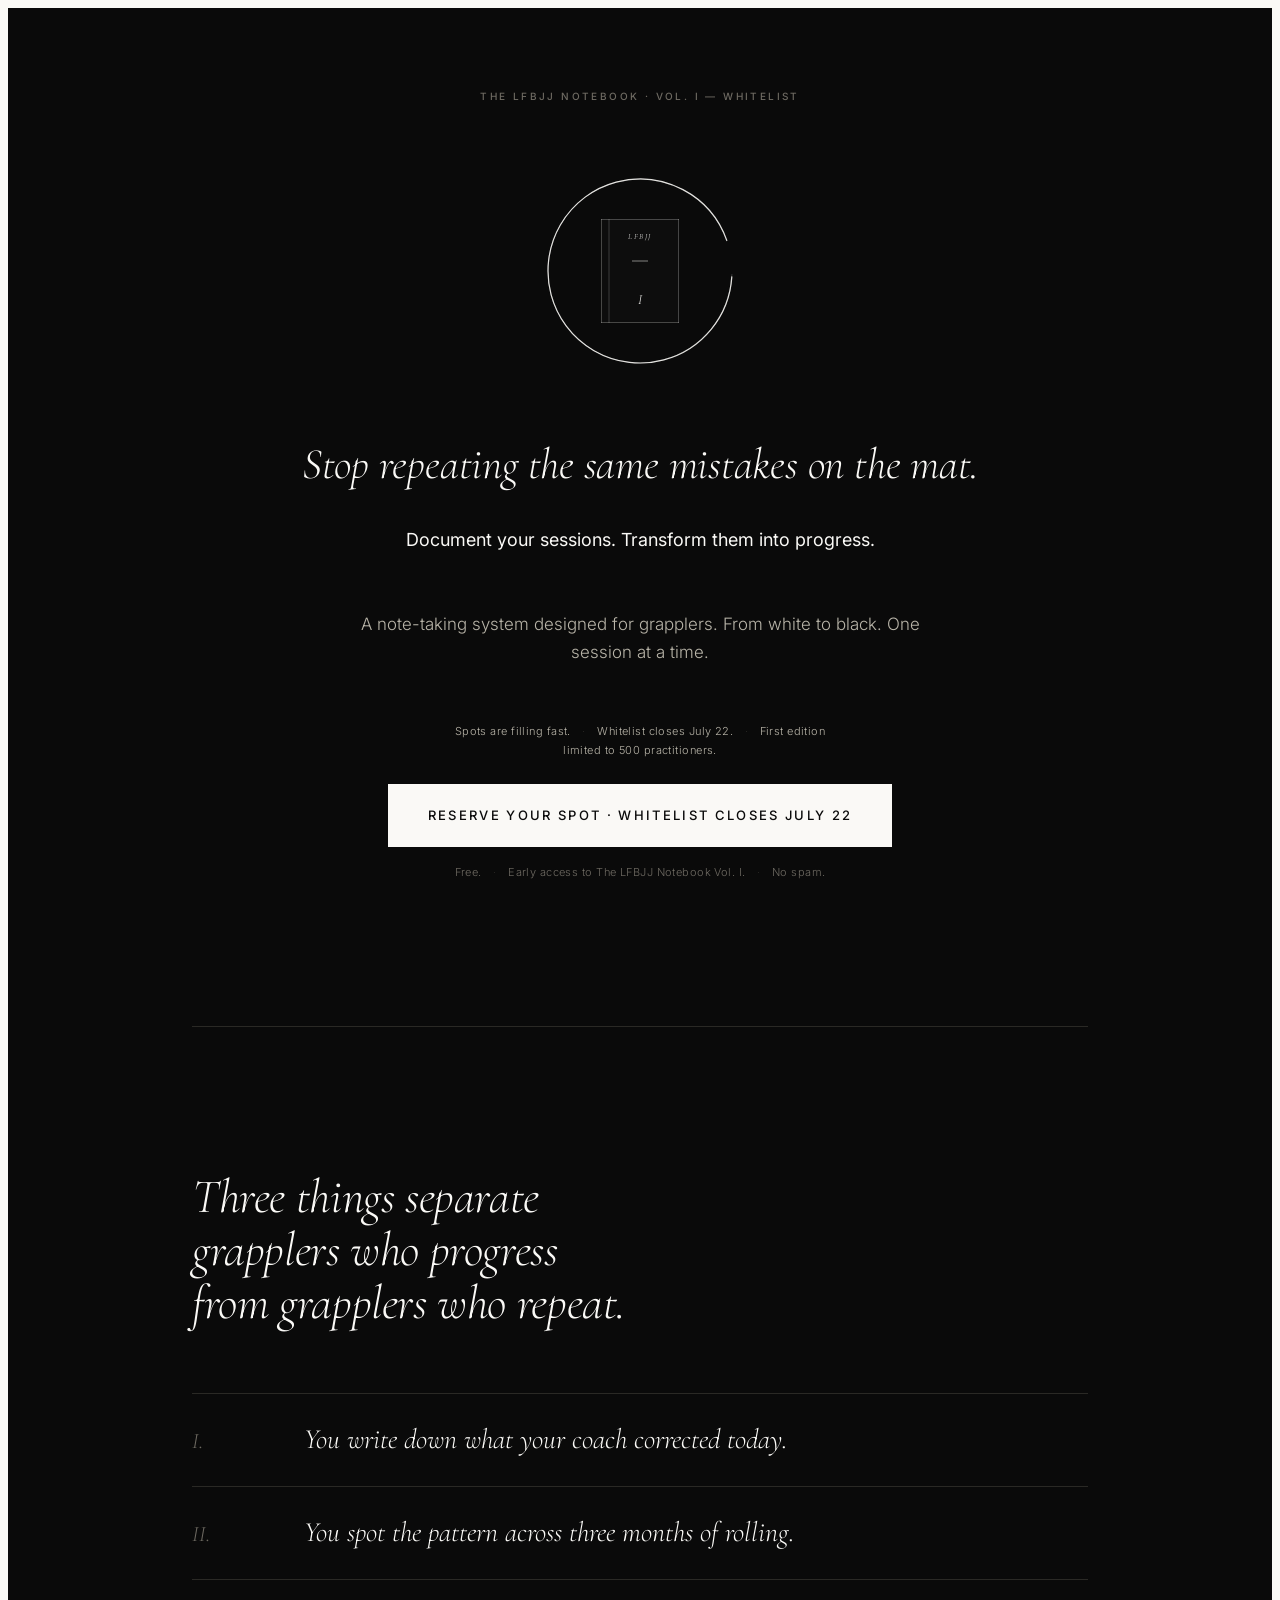
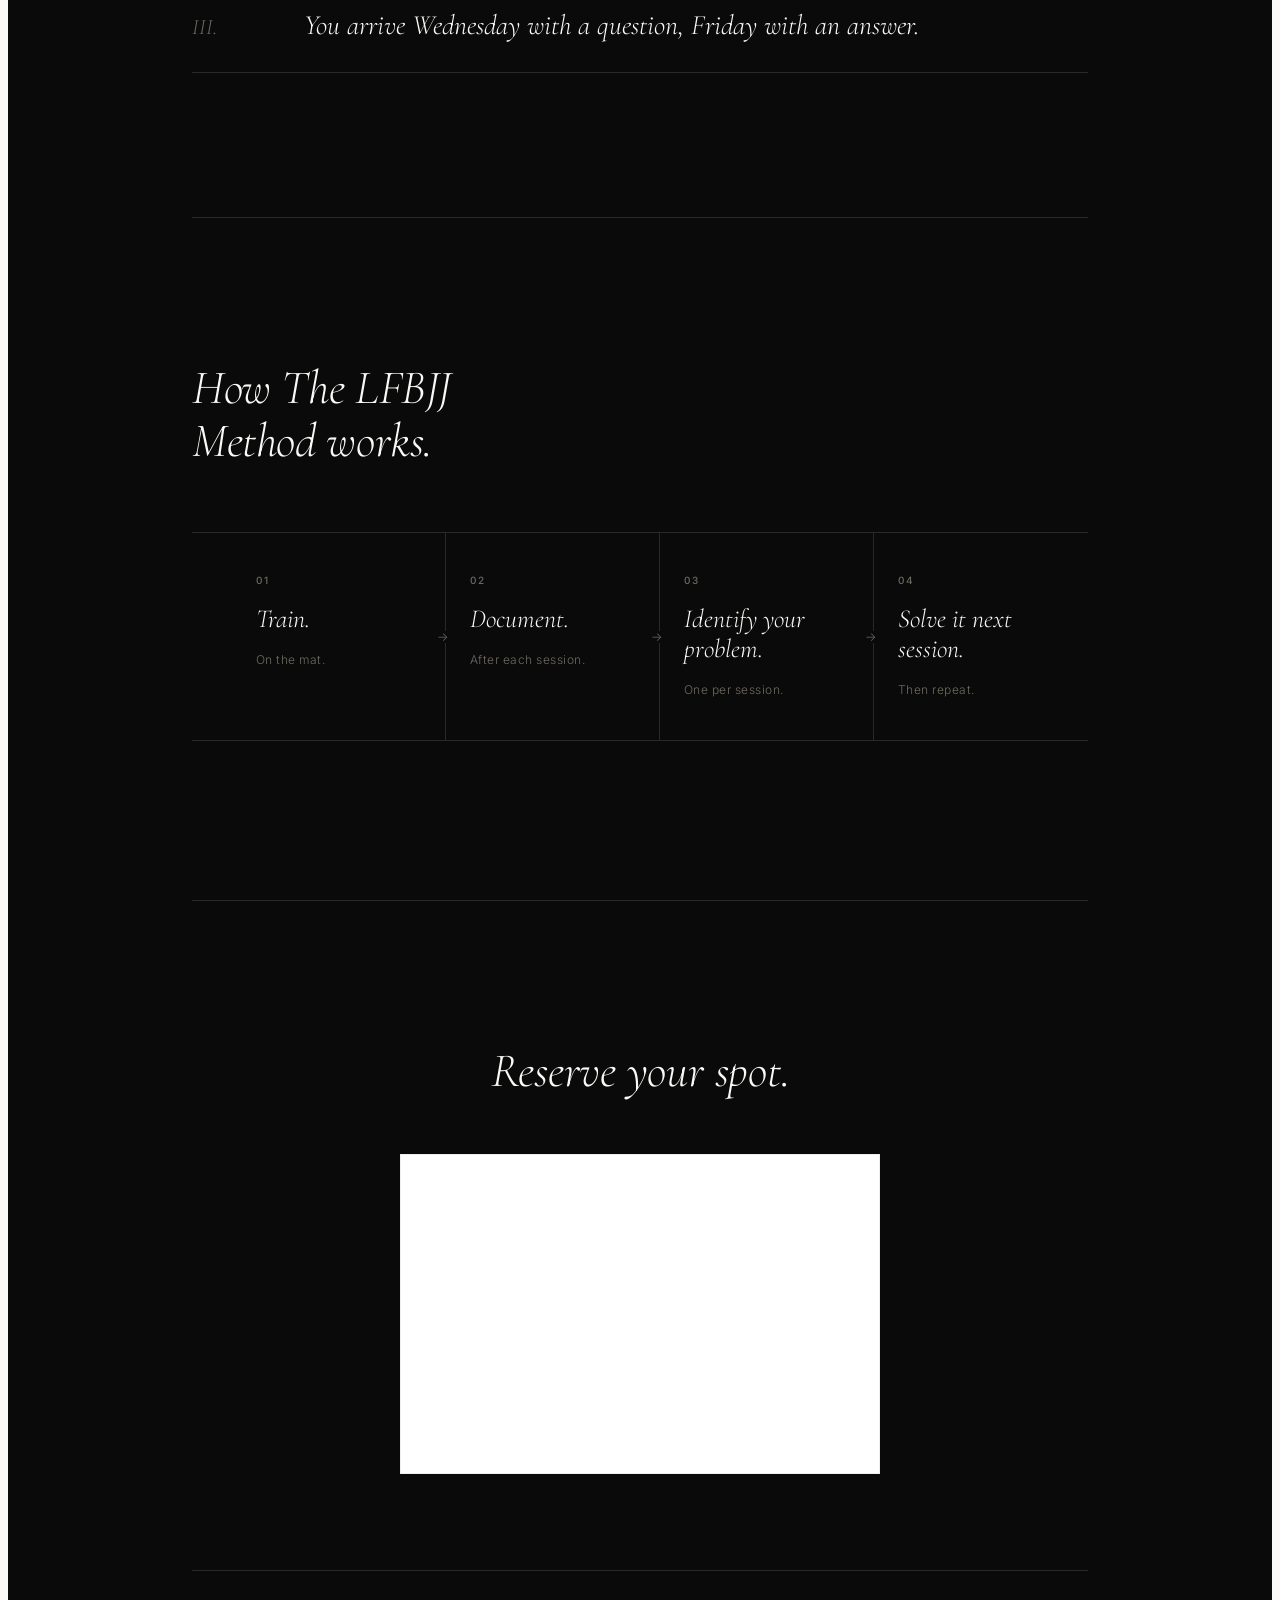
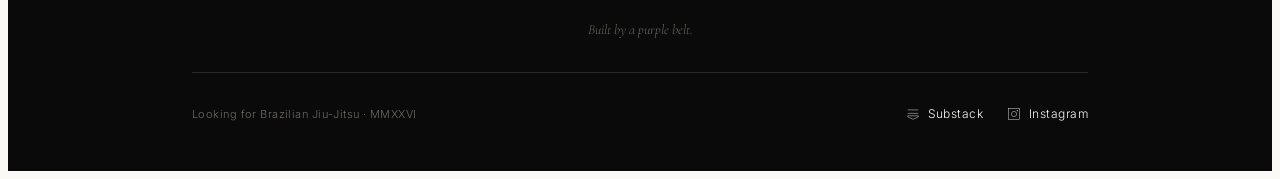
<file: index.html>
<!DOCTYPE html>
<html lang="en">
<head>
<meta charset="utf-8">
<meta name="viewport" content="width=device-width, initial-scale=1">
<title>LFBJJ — A note-taking method for Brazilian Jiu-Jitsu</title>
<meta name="description" content="Document your sessions. Transform them into progress. LFBJJ is a note-taking system designed for grapplers from white to black belt.">
<meta property="og:title" content="LFBJJ — A note-taking method for Brazilian Jiu-Jitsu">
<meta property="og:description" content="Document your sessions. Transform them into progress. LFBJJ is a note-taking system designed for grapplers.">
<meta property="og:image" content="https://placeholder.com/1200x630">
<meta property="og:url" content="https://lookingforbrazilianjujitsu.com">
<link rel="stylesheet" href="colors_and_type.css">
<style>
  /* ==========================================================
     Inverted palette — full ink, paper text
     ========================================================== */
  :root {
    --bg-page: #0a0a0a;
    --fg-page: #faf9f6;
    --fg-muted: #b8b4a8;
    --fg-faint-inv: #6e6a62;
    --line-inv: #2a2925;
    --line-soft-inv: #1c1b18;
  }

  * { box-sizing: border-box; }

  body {
    background: var(--bg-page);
    color: var(--fg-page);
    min-height: 100vh;
    overflow-x: hidden;
    font-family: var(--font-body);
    font-weight: 300;
  }

  ::selection { background: var(--paper); color: var(--ink); }

  .page {
    max-width: 960px;
    margin: 0 auto;
    padding: 56px 32px 0;
    display: flex;
    flex-direction: column;
    min-height: 100vh;
  }

  .eyebrow {
    display: block;
    font-family: var(--font-body);
    font-weight: 500;
    font-size: 10px;
    letter-spacing: 0.24em;
    text-transform: uppercase;
    color: var(--fg-faint-inv);
    margin: 0 0 24px;
  }

  /* ==========================================================
     ABOVE THE FOLD — hero
     ========================================================== */
  .hero {
    display: flex;
    flex-direction: column;
    align-items: center;
    text-align: center;
    padding: 24px 0 144px;
    min-height: calc(100vh - 56px);
  }

  .hero__top {
    font-family: var(--font-body);
    font-weight: 500;
    font-size: 10px;
    letter-spacing: 0.24em;
    text-transform: uppercase;
    color: var(--fg-faint-inv);
    margin: 0 0 56px;
  }

  /* Enso + notebook composition */
  .hero__visual {
    width: 220px;
    height: 220px;
    position: relative;
    display: flex;
    align-items: center;
    justify-content: center;
    margin-bottom: 56px;
  }

  .hero__enso {
    position: absolute;
    inset: 0;
    width: 100%;
    height: 100%;
    opacity: 0.9;
  }

  .hero__notebook {
    position: relative;
    width: 78px;
    height: 104px;
  }

  .hero__headline {
    font-family: var(--font-display);
    font-style: italic;
    font-weight: 300;
    font-size: clamp(28px, 3.4vw, 44px);
    line-height: 1.28;
    letter-spacing: -0.005em;
    color: var(--fg-page);
    margin: 0 0 32px;
    max-width: 44ch;
    text-wrap: pretty;
  }

  .hero__sub {
    font-family: var(--font-body);
    font-weight: 300;
    font-size: 17px;
    line-height: 1.65;
    color: var(--fg-muted);
    margin: 0 0 56px;
    max-width: 56ch;
  }

  .hero__sub strong {
    color: var(--fg-page);
    font-weight: 400;
  }

  .cta-block {
    display: flex;
    flex-direction: column;
    align-items: center;
    gap: 16px;
  }

  .btn-primary {
    font-family: var(--font-body);
    font-weight: 500;
    font-size: 13px;
    letter-spacing: 0.18em;
    text-transform: uppercase;
    color: var(--bg-page);
    background: var(--fg-page);
    border: none;
    border-radius: 0;
    padding: 22px 40px;
    cursor: pointer;
    transition: opacity var(--dur-quick) var(--ease-ink);
    text-decoration: none;
    display: inline-block;
  }

  .btn-primary:hover { opacity: 0.85; }

  .cta-fine {
    font-family: var(--font-body);
    font-weight: 300;
    font-size: 11px;
    letter-spacing: 0.04em;
    color: var(--fg-faint-inv);
    margin: 0;
    text-align: center;
  }

  .cta-fine span {
    color: var(--line-inv);
    margin: 0 8px;
  }

  .cta-scarcity {
    color: var(--fg-muted);
    margin-bottom: 8px;
    max-width: 56ch;
  }

  /* ==========================================================
     Section frame
     ========================================================== */
  .section {
    padding: 144px 0;
    border-top: 0.5px solid var(--line-inv);
  }

  .section__title {
    font-family: var(--font-display);
    font-style: italic;
    font-weight: 300;
    font-size: clamp(32px, 4vw, 48px);
    line-height: 1.1;
    letter-spacing: -0.008em;
    color: var(--fg-page);
    margin: 0 0 64px;
    max-width: 22ch;
    text-wrap: balance;
  }

  /* ==========================================================
     Proof — three lines
     ========================================================== */
  .proof__list {
    list-style: none;
    margin: 0;
    padding: 0;
    display: grid;
    gap: 0;
  }

  .proof__item {
    display: grid;
    grid-template-columns: 80px 1fr;
    gap: 32px;
    align-items: baseline;
    padding: 28px 0;
    border-top: 0.5px solid var(--line-inv);
  }

  .proof__item:last-child { border-bottom: 0.5px solid var(--line-inv); }

  .proof__num {
    font-family: var(--font-display);
    font-style: italic;
    font-weight: 300;
    font-size: 22px;
    color: var(--fg-faint-inv);
  }

  .proof__line {
    font-family: var(--font-display);
    font-style: italic;
    font-weight: 300;
    font-size: clamp(22px, 2.4vw, 28px);
    line-height: 1.25;
    color: var(--fg-page);
    margin: 0;
  }

  /* ==========================================================
     Mechanism — flow
     ========================================================== */
  .flow {
    display: grid;
    grid-template-columns: repeat(4, 1fr);
    gap: 0;
    align-items: stretch;
    border-top: 0.5px solid var(--line-inv);
    border-bottom: 0.5px solid var(--line-inv);
  }

  .flow__step {
    padding: 40px 24px;
    border-right: 0.5px solid var(--line-inv);
    display: flex;
    flex-direction: column;
    gap: 16px;
    position: relative;
  }

  .flow__step:last-child { border-right: none; }

  .flow__num {
    font-family: var(--font-body);
    font-weight: 500;
    font-size: 10px;
    letter-spacing: 0.24em;
    text-transform: uppercase;
    color: var(--fg-faint-inv);
  }

  .flow__name {
    font-family: var(--font-display);
    font-style: italic;
    font-weight: 300;
    font-size: 26px;
    line-height: 1.15;
    color: var(--fg-page);
    margin: 0;
  }

  .flow__meta {
    font-family: var(--font-body);
    font-weight: 300;
    font-size: 12px;
    letter-spacing: 0.04em;
    color: var(--fg-faint-inv);
    margin: 0;
  }

  /* arrow on row */
  .flow__step:not(:last-child)::after {
    content: "→";
    position: absolute;
    right: -7px;
    top: 50%;
    transform: translateY(-50%);
    background: var(--bg-page);
    color: var(--fg-faint-inv);
    font-size: 12px;
    padding: 0 4px;
    line-height: 1;
  }

  /* ==========================================================
     Scarcity
     ========================================================== */
  .scarcity {
    text-align: center;
    padding: 96px 0;
    border-top: 0.5px solid var(--line-inv);
  }

  .scarcity__lines {
    display: inline-flex;
    flex-wrap: wrap;
    justify-content: center;
    gap: 0 24px;
    font-family: var(--font-body);
    font-weight: 400;
    font-size: 12px;
    letter-spacing: 0.18em;
    text-transform: uppercase;
    color: var(--fg-page);
  }

  .scarcity__lines span {
    display: inline-flex;
    align-items: center;
    gap: 24px;
  }

  .scarcity__lines span + span::before {
    content: "·";
    color: var(--line-inv);
  }

  /* ==========================================================
     The Ask
     ========================================================== */
  .ask {
    padding: 144px 0 96px;
    border-top: 0.5px solid var(--line-inv);
    text-align: center;
  }

  .ask__title {
    font-family: var(--font-display);
    font-style: italic;
    font-weight: 300;
    font-size: clamp(32px, 4vw, 48px);
    line-height: 1.1;
    color: var(--fg-page);
    margin: 0 0 56px;
    max-width: 18ch;
    margin-left: auto;
    margin-right: auto;
  }

  .form {
    display: grid;
    grid-template-columns: 1fr;
    gap: 16px;
    max-width: 440px;
    margin: 0 auto;
  }

  .form__input {
    font-family: var(--font-body);
    font-weight: 300;
    font-size: 16px;
    color: var(--fg-page);
    background: transparent;
    border: none;
    border-bottom: 0.5px solid var(--fg-page);
    border-radius: 0;
    padding: 18px 4px;
    outline: none;
    text-align: center;
    width: 100%;
  }

  .form__input::placeholder {
    color: var(--fg-faint-inv);
    font-style: italic;
  }

  .form__btn {
    font-family: var(--font-body);
    font-weight: 500;
    font-size: 13px;
    letter-spacing: 0.18em;
    text-transform: uppercase;
    color: var(--bg-page);
    background: var(--fg-page);
    border: none;
    border-radius: 0;
    padding: 22px 0;
    cursor: pointer;
    transition: opacity var(--dur-quick) var(--ease-ink);
    margin-top: 8px;
  }

  .form__btn:hover { opacity: 0.85; }

  .confirm {
    display: none;
    max-width: 440px;
    margin: 0 auto;
    padding: 32px 0;
    border-top: 0.5px solid var(--line-inv);
    border-bottom: 0.5px solid var(--line-inv);
  }

  .confirm.is-shown {
    display: block;
    animation: fade 320ms var(--ease-ink);
  }

  @keyframes fade { from { opacity: 0; } to { opacity: 1; } }

  .confirm__eyebrow {
    font-family: var(--font-body);
    font-weight: 500;
    font-size: 10px;
    letter-spacing: 0.24em;
    text-transform: uppercase;
    color: var(--fg-faint-inv);
    margin: 0 0 12px;
  }

  .confirm__line {
    font-family: var(--font-display);
    font-style: italic;
    font-weight: 300;
    font-size: 24px;
    line-height: 1.3;
    color: var(--fg-page);
    margin: 0;
  }

  .form-wrap.is-submitted .form { display: none; }

  /* ==========================================================
     Footer
     ========================================================== */
  .footer {
    margin-top: auto;
    padding: 32px 0 48px;
    border-top: 0.5px solid var(--line-inv);
    display: flex;
    justify-content: space-between;
    align-items: center;
    gap: 24px;
    flex-wrap: wrap;
    font-family: var(--font-body);
    font-weight: 300;
    font-size: 11px;
    letter-spacing: 0.04em;
    color: var(--fg-faint-inv);
  }

  .footer__social { display: flex; gap: 24px; align-items: center; }

  .footer__social a {
    color: var(--fg-page);
    text-decoration: none;
    display: inline-flex;
    align-items: center;
    gap: 8px;
    font-size: 12px;
    transition: opacity var(--dur-quick) var(--ease-ink);
  }

  .footer__social a:hover { opacity: 0.6; }

  .footer__social svg {
    width: 14px;
    height: 14px;
    stroke: currentColor;
    stroke-width: 0.75;
    fill: none;
  }

  /* ==========================================================
     Mobile
     ========================================================== */
  @media (max-width: 720px) {
    .page { padding: 32px 24px 0; }
    .hero { padding: 16px 0 96px; min-height: auto; }
    .hero__visual { width: 180px; height: 180px; margin-bottom: 40px; }
    .section { padding: 96px 0; }
    .ask { padding: 96px 0 64px; }
    .proof__item { grid-template-columns: 56px 1fr; gap: 16px; }
    .flow {
      grid-template-columns: 1fr;
      border-bottom: none;
    }
    .flow__step {
      border-right: none;
      border-bottom: 0.5px solid var(--line-inv);
      padding: 24px 0;
    }
    .flow__step:last-child { border-bottom: 0.5px solid var(--line-inv); }
    .flow__step:not(:last-child)::after {
      content: "↓";
      right: 50%;
      top: auto;
      bottom: -7px;
      transform: translateX(50%);
    }
    .scarcity__lines { font-size: 10px; gap: 0 16px; }
    .scarcity__lines span { gap: 16px; }
  }
</style>
</head>
<template id="__bundler_thumbnail">
  <svg xmlns="http://www.w3.org/2000/svg" viewBox="0 0 400 400">
    <rect width="400" height="400" fill="#0a0a0a"/>
    <circle cx="200" cy="200" r="110" fill="none" stroke="#faf9f6" stroke-width="2"
            stroke-linecap="round" stroke-dasharray="640 60" stroke-dashoffset="-30"
            transform="rotate(-15 200 200)"/>
    <text x="200" y="345" text-anchor="middle"
          font-family="Georgia, serif" font-style="italic" font-weight="300"
          font-size="14" letter-spacing="3" fill="#faf9f6">LFBJJ</text>
  </svg>
</template>
<body>
  <main class="page">

    <!-- ================================================================
         ABOVE THE FOLD
         ================================================================ -->
    <section class="hero" data-screen-label="01 Hero">
      <p class="hero__top">The LFBJJ Notebook · Vol. I — Whitelist</p>

      <!-- Enso + minimal notebook -->
      <div class="hero__visual" aria-hidden="true">
        <svg class="hero__enso" viewBox="0 0 220 220">
          <!-- Enso: open brushed circle, hand-feel via dasharray gap at start -->
          <circle cx="110" cy="110" r="92"
                  fill="none"
                  stroke="#faf9f6"
                  stroke-width="1.2"
                  stroke-linecap="round"
                  stroke-dasharray="540 50"
                  stroke-dashoffset="-30"
                  transform="rotate(-15 110 110)"/>
          <circle cx="110" cy="110" r="92"
                  fill="none"
                  stroke="#faf9f6"
                  stroke-width="0.4"
                  stroke-linecap="round"
                  stroke-dasharray="535 55"
                  stroke-dashoffset="-26"
                  transform="rotate(-14 110 110)"
                  opacity="0.5"/>
        </svg>

        <svg class="hero__notebook" viewBox="0 0 78 104" width="78" height="104" style="position: relative; z-index: 2;">
          <defs>
            <filter id="notebook-shadow" x="-50%" y="-50%" width="200%" height="200%">
              <feDropShadow dx="0" dy="8" stdDeviation="4" flood-opacity="0.3" flood-color="#000000"/>
            </filter>
          </defs>
          <!-- Notebook cover background -->
          <rect x="0" y="0" width="78" height="104" fill="#0a0a0a" stroke="#faf9f6" stroke-width="0.5" filter="url(#notebook-shadow)"/>
          <!-- Left spine/edge highlight -->
          <line x1="8" y1="0" x2="8" y2="104" stroke="#faf9f6" stroke-width="0.5" opacity="0.4"/>
          <!-- Title -->
          <text x="39" y="20" text-anchor="middle" font-family="Cormorant Garamond, Georgia, serif" font-style="italic" font-weight="300" font-size="8" letter-spacing="0.18em" fill="#faf9f6">LFBJJ</text>
          <!-- Divider line -->
          <line x1="31" y1="42" x2="47" y2="42" stroke="#faf9f6" stroke-width="0.5"/>
          <!-- Volume number -->
          <text x="39" y="85" text-anchor="middle" font-family="Cormorant Garamond, Georgia, serif" font-style="italic" font-weight="300" font-size="14" fill="#faf9f6">I</text>
        </svg>
      </div>

      <h1 class="hero__headline">Stop repeating the same mistakes on the mat.</h1>
      <p class="hero__sub" style="font-size: 18px; margin-bottom: 56px; font-weight: 400; color: var(--fg-page);">Document your sessions. Transform them into progress.</p>

      <p class="hero__sub">A note-taking system designed for grapplers. From white to black. One session at a time.</p>

      <div class="cta-block">
        <p class="cta-fine cta-scarcity">Spots are filling fast. <span>·</span> Whitelist closes July 22. <span>·</span> First edition limited to 500 practitioners.</p>
        <a href="#reserve" class="btn-primary">RESERVE YOUR SPOT · WHITELIST CLOSES JULY 22</a>
        <p class="cta-fine">Free. <span>·</span> Early access to The LFBJJ Notebook Vol. I. <span>·</span> No spam.</p>
      </div>
    </section>

    <!-- ================================================================
         SECTION 2 — Proof by logic
         ================================================================ -->
    <section class="section proof" data-screen-label="02 Proof">
      <h2 class="section__title">Three things separate grapplers who progress from grapplers who repeat.</h2>
      <ol class="proof__list">
        <li class="proof__item">
          <span class="proof__num"><em>I.</em></span>
          <p class="proof__line">You write down what your coach corrected today.</p>
        </li>
        <li class="proof__item">
          <span class="proof__num"><em>II.</em></span>
          <p class="proof__line">You spot the pattern across three months of rolling.</p>
        </li>
        <li class="proof__item">
          <span class="proof__num"><em>III.</em></span>
          <p class="proof__line">You arrive Wednesday with a question, Friday with an answer.</p>
        </li>
      </ol>
    </section>

    <!-- ================================================================
         SECTION 3 — The Mechanism
         ================================================================ -->
    <section class="section mechanism" data-screen-label="03 Mechanism">
      <h2 class="section__title">How The LFBJJ Method works.</h2>
      <ol class="flow">
        <li class="flow__step">
          <span class="flow__num">01</span>
          <p class="flow__name"><em>Train.</em></p>
          <p class="flow__meta">On the mat.</p>
        </li>
        <li class="flow__step">
          <span class="flow__num">02</span>
          <p class="flow__name"><em>Document.</em></p>
          <p class="flow__meta">After each session.</p>
        </li>
        <li class="flow__step">
          <span class="flow__num">03</span>
          <p class="flow__name"><em>Identify your problem.</em></p>
          <p class="flow__meta">One per session.</p>
        </li>
        <li class="flow__step">
          <span class="flow__num">04</span>
          <p class="flow__name"><em>Solve it next session.</em></p>
          <p class="flow__meta">Then repeat.</p>
        </li>
      </ol>
    </section>


    <!-- ================================================================
         SECTION 5 — The Ask
         ================================================================ -->
    <section class="ask" id="reserve" data-screen-label="05 Ask">
      <h2 class="ask__title">Reserve your spot.</h2>

      <div class="form-wrap" id="formWrap" style="display: flex; justify-content: center;">
        <iframe src="https://lfbjj.substack.com/embed" width="480" height="320" style="border: 1px solid #EEE; background: white" frameborder="0" scrolling="no"></iframe>
      </div>
    </section>

    <!-- ================================================================
         Signature
         ================================================================ -->
    <div style="text-align: center; padding: 48px 0 32px; border-top: 0.5px solid var(--line-inv); font-family: var(--font-display); font-style: italic; font-weight: 300; font-size: 14px; color: var(--fg-faint-inv);">
      Built by a purple belt.
    </div>

    <!-- ================================================================
         Footer
         ================================================================ -->
    <footer class="footer" data-screen-label="Footer">
      <span>Looking for Brazilian Jiu-Jitsu · MMXXVI</span>
      <nav class="footer__social" aria-label="Elsewhere">
        <a href="https://substack.com/@lfbjj" aria-label="Substack">
          <svg viewBox="0 0 24 24" aria-hidden="true">
            <path d="M3 5h18M3 11h18M3 17l9 4 9-4v-2H3v2z"/>
          </svg>
          <span>Substack</span>
        </a>
        <a href="https://www.instagram.com/lookingforbrazilianjujitsu/" aria-label="Instagram">
          <svg viewBox="0 0 24 24" aria-hidden="true">
            <rect x="3" y="3" width="18" height="18"/>
            <circle cx="12" cy="12" r="4.5"/>
            <circle cx="17.5" cy="6.5" r="0.6" fill="currentColor"/>
          </svg>
          <span>Instagram</span>
        </a>
      </nav>
    </footer>

  </main>

  <!-- Form handler moved to Substack embed -->
</body>
</html>
</file>
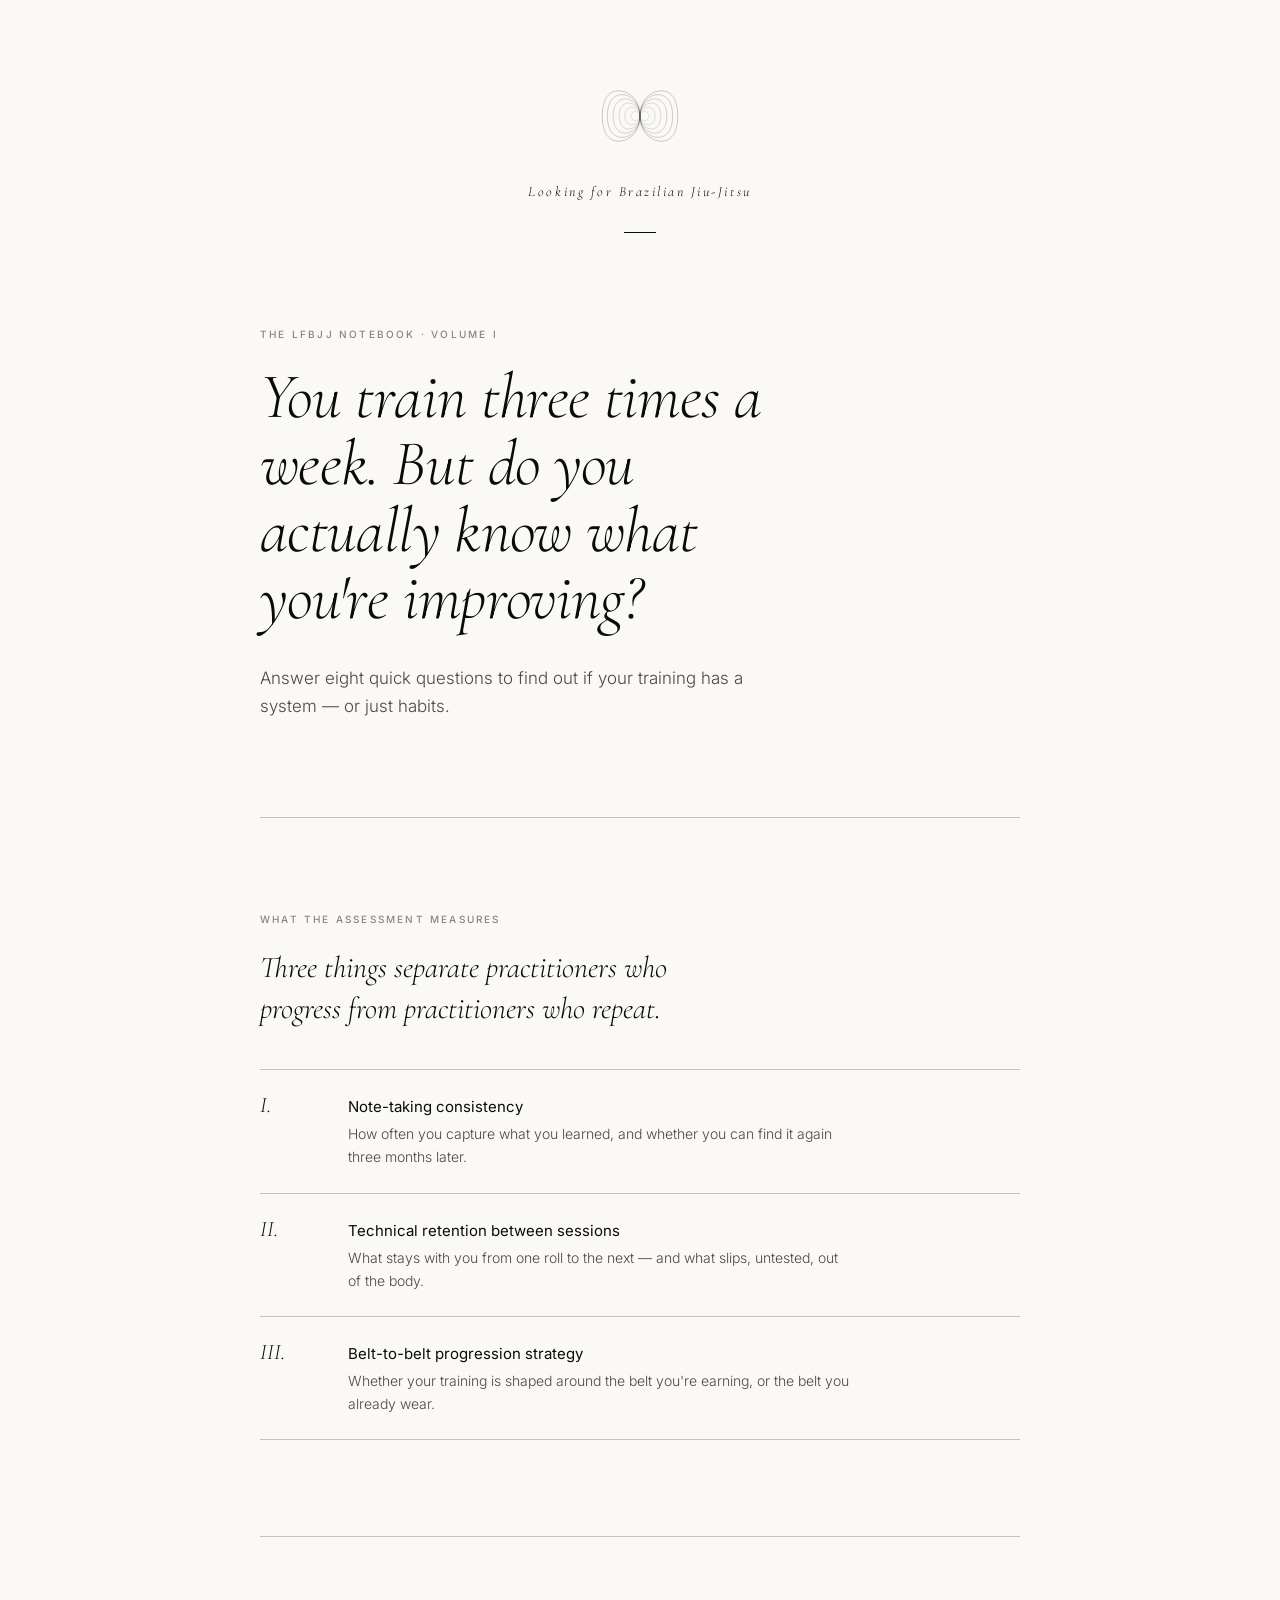
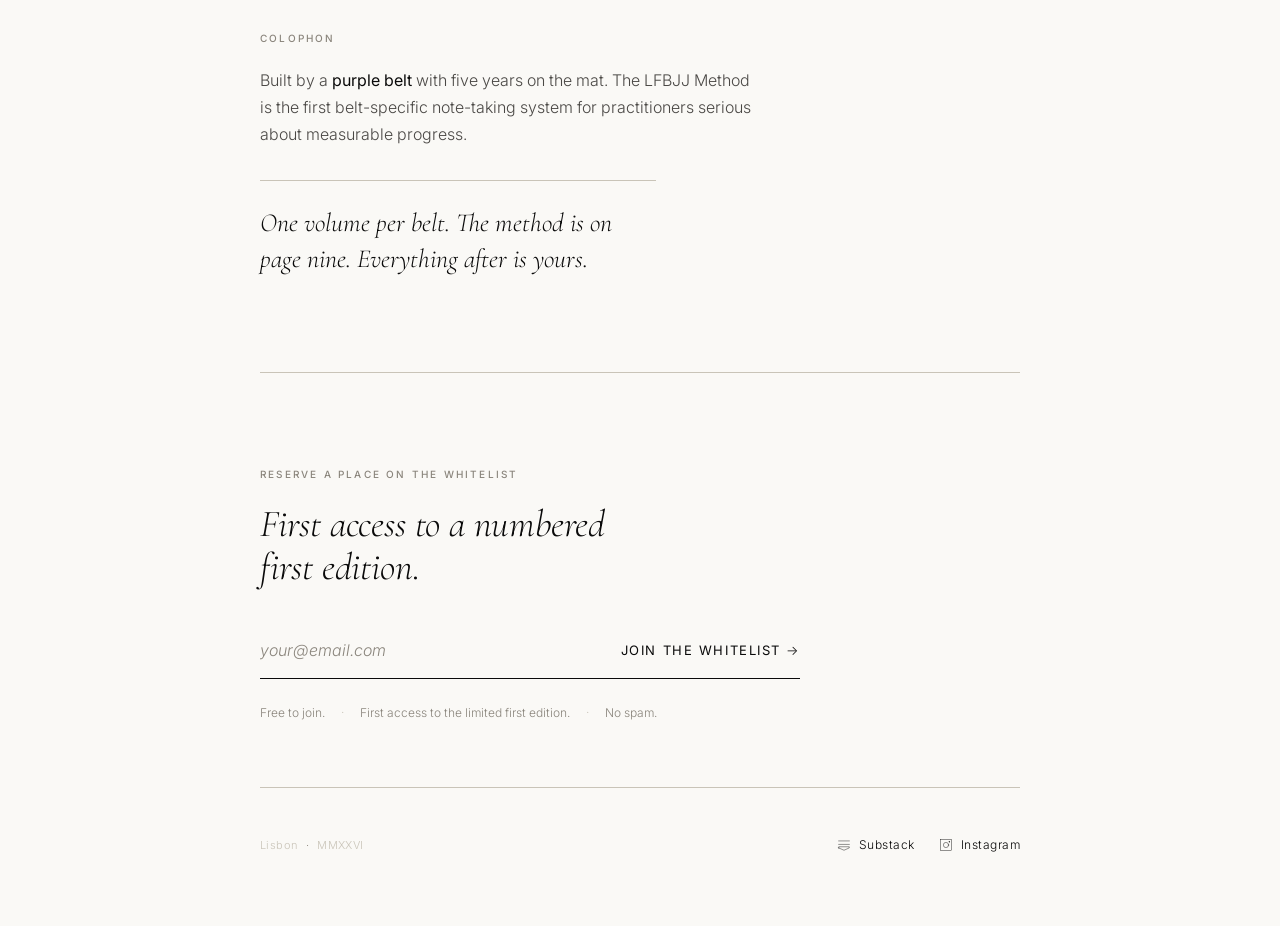
<file: Landing Page (light).html>
<!DOCTYPE html>
<html lang="en">
<head>
<meta charset="utf-8">
<meta name="viewport" content="width=device-width, initial-scale=1">
<title>The LFBJJ Notebook — Whitelist</title>
<link rel="stylesheet" href="colors_and_type.css">
<style>
  /* ==========================================================
     Page shell
     ========================================================== */
  body {
    background: var(--paper);
    color: var(--ink);
    min-height: 100vh;
    overflow-x: hidden;
  }

  .page {
    max-width: 760px;
    margin: 0 auto;
    padding: 64px 32px 0;
    display: flex;
    flex-direction: column;
    min-height: 100vh;
  }

  /* ==========================================================
     Header — logo
     ========================================================== */
  .header {
    display: flex;
    flex-direction: column;
    align-items: center;
    gap: 20px;
    padding-bottom: 96px;
  }

  .header__logo {
    width: 88px;
    height: 88px;
    display: block;
  }

  .header__wordmark {
    font-family: var(--font-display);
    font-style: italic;
    font-weight: 300;
    font-size: 14px;
    letter-spacing: 0.18em;
    color: var(--ink);
    margin: 0;
  }

  .header__rule {
    width: 32px;
    height: 0;
    border-top: 0.5px solid var(--ink);
    margin-top: 8px;
  }

  /* ==========================================================
     Section rhythm
     ========================================================== */
  .section {
    padding: 0 0 96px;
  }

  .section + .section {
    border-top: 0.5px solid var(--ink-line);
    padding-top: 96px;
  }

  .eyebrow {
    display: block;
    font-family: var(--font-body);
    font-weight: 500;
    font-size: 10px;
    letter-spacing: 0.22em;
    text-transform: uppercase;
    color: var(--ink-faint);
    margin: 0 0 24px;
  }

  /* ==========================================================
     Hook
     ========================================================== */
  .hook__title {
    font-family: var(--font-display);
    font-style: italic;
    font-weight: 300;
    font-size: clamp(40px, 5.6vw, 64px);
    line-height: 1.05;
    letter-spacing: -0.01em;
    color: var(--ink);
    margin: 0 0 32px;
    text-wrap: pretty;
    max-width: 18ch;
  }

  .hook__lede {
    font-family: var(--font-body);
    font-weight: 300;
    font-size: 17px;
    line-height: 1.7;
    color: var(--ink-muted);
    margin: 0;
    max-width: 52ch;
  }

  /* ==========================================================
     Value
     ========================================================== */
  .value__lead {
    font-family: var(--font-display);
    font-style: italic;
    font-weight: 300;
    font-size: clamp(24px, 2.6vw, 30px);
    line-height: 1.35;
    color: var(--ink);
    margin: 0 0 40px;
    max-width: 32ch;
  }

  .value__list {
    list-style: none;
    padding: 0;
    margin: 0;
    display: grid;
    gap: 0;
  }

  .value__item {
    display: grid;
    grid-template-columns: 64px 1fr;
    gap: 24px;
    padding: 24px 0;
    border-top: 0.5px solid var(--ink-line);
    align-items: baseline;
  }

  .value__item:last-child {
    border-bottom: 0.5px solid var(--ink-line);
  }

  .value__num {
    font-family: var(--font-display);
    font-style: italic;
    font-weight: 300;
    font-size: 22px;
    color: var(--ink);
    line-height: 1;
  }

  .value__body h3 {
    font-family: var(--font-body);
    font-weight: 400;
    font-size: 15px;
    color: var(--ink);
    margin: 0 0 6px;
    letter-spacing: 0;
  }

  .value__body p {
    font-family: var(--font-body);
    font-weight: 300;
    font-size: 14px;
    line-height: 1.65;
    color: var(--ink-muted);
    margin: 0;
    max-width: 56ch;
  }

  /* ==========================================================
     Credibility
     ========================================================== */
  .cred {
    max-width: 56ch;
  }

  .cred__line {
    font-family: var(--font-body);
    font-weight: 300;
    font-size: 16px;
    line-height: 1.7;
    color: var(--ink-muted);
    margin: 0 0 24px;
  }

  .cred__line strong {
    font-weight: 400;
    color: var(--ink);
  }

  .cred__pull {
    font-family: var(--font-display);
    font-style: italic;
    font-weight: 300;
    font-size: clamp(22px, 2.2vw, 26px);
    line-height: 1.35;
    color: var(--ink);
    margin: 32px 0 0;
    padding: 24px 0 0;
    border-top: 0.5px solid var(--ink-line);
    max-width: 36ch;
  }

  /* ==========================================================
     CTA — email capture
     ========================================================== */
  .cta {
    padding-top: 96px;
    border-top: 0.5px solid var(--ink-line);
    padding-bottom: 64px;
  }

  .cta__title {
    font-family: var(--font-display);
    font-style: italic;
    font-weight: 300;
    font-size: clamp(28px, 3.2vw, 38px);
    line-height: 1.15;
    color: var(--ink);
    margin: 0 0 32px;
    max-width: 22ch;
  }

  .form {
    display: grid;
    grid-template-columns: 1fr auto;
    gap: 0;
    max-width: 540px;
    border-bottom: 1px solid var(--ink);
  }

  .form__input {
    font-family: var(--font-body);
    font-weight: 300;
    font-size: 16px;
    color: var(--ink);
    background: transparent;
    border: none;
    border-radius: 0;
    padding: 18px 0;
    outline: none;
    width: 100%;
  }

  .form__input::placeholder {
    color: var(--ink-faint);
    font-style: italic;
  }

  .form__btn {
    font-family: var(--font-body);
    font-weight: 400;
    font-size: 13px;
    letter-spacing: 0.12em;
    text-transform: uppercase;
    color: var(--ink);
    background: transparent;
    border: none;
    border-radius: 0;
    padding: 18px 0 18px 24px;
    cursor: pointer;
    transition: opacity var(--dur-quick) var(--ease-ink);
    white-space: nowrap;
  }

  .form__btn:hover {
    opacity: 0.6;
  }

  .form__btn::after {
    content: "  →";
    font-family: var(--font-body);
    font-weight: 300;
  }

  .cta__fine {
    font-family: var(--font-body);
    font-weight: 300;
    font-size: 12px;
    line-height: 1.7;
    color: var(--ink-faint);
    margin: 24px 0 0;
    max-width: 540px;
    display: flex;
    flex-wrap: wrap;
    gap: 0 16px;
  }

  .cta__fine span {
    display: inline-flex;
    align-items: center;
    gap: 8px;
  }

  .cta__fine span + span::before {
    content: "·";
    color: var(--ink-line);
    margin-right: 8px;
  }

  /* Confirmation state */
  .confirm {
    display: none;
    border-top: 0.5px solid var(--ink-line);
    border-bottom: 0.5px solid var(--ink-line);
    padding: 32px 0;
    max-width: 540px;
    margin-top: 0;
  }

  .confirm.is-shown {
    display: block;
    animation: fade 320ms var(--ease-ink);
  }

  @keyframes fade {
    from { opacity: 0; }
    to { opacity: 1; }
  }

  .confirm__eyebrow {
    font-family: var(--font-body);
    font-weight: 500;
    font-size: 10px;
    letter-spacing: 0.22em;
    text-transform: uppercase;
    color: var(--ink-faint);
    margin: 0 0 12px;
  }

  .confirm__line {
    font-family: var(--font-display);
    font-style: italic;
    font-weight: 300;
    font-size: 24px;
    line-height: 1.3;
    color: var(--ink);
    margin: 0;
  }

  .form-wrap.is-submitted .form,
  .form-wrap.is-submitted .cta__fine {
    display: none;
  }

  /* ==========================================================
     Footer
     ========================================================== */
  .footer {
    margin-top: auto;
    padding: 48px 0 64px;
    border-top: 0.5px solid var(--ink-line);
    display: flex;
    justify-content: space-between;
    align-items: center;
    gap: 24px;
    flex-wrap: wrap;
  }

  .footer__colophon {
    font-family: var(--font-body);
    font-weight: 300;
    font-size: 11px;
    letter-spacing: 0.04em;
    color: var(--ink-faint);
    display: flex;
    gap: 8px;
    align-items: center;
  }

  .footer__colophon span {
    color: var(--ink-line);
  }

  .footer__social {
    display: flex;
    gap: 24px;
    align-items: center;
  }

  .footer__social a {
    color: var(--ink);
    text-decoration: none;
    display: inline-flex;
    align-items: center;
    gap: 8px;
    font-family: var(--font-body);
    font-weight: 300;
    font-size: 12px;
    letter-spacing: 0.04em;
    transition: opacity var(--dur-quick) var(--ease-ink);
  }

  .footer__social a:hover { opacity: 0.6; }

  .footer__social svg {
    width: 14px;
    height: 14px;
    stroke: currentColor;
    stroke-width: 0.75;
    fill: none;
    stroke-linecap: square;
    stroke-linejoin: miter;
  }

  /* ==========================================================
     Mobile
     ========================================================== */
  @media (max-width: 600px) {
    .page { padding: 40px 24px 0; }
    .header { padding-bottom: 64px; }
    .section { padding-bottom: 64px; }
    .section + .section { padding-top: 64px; }
    .cta { padding-top: 64px; }
    .value__item { grid-template-columns: 48px 1fr; gap: 16px; }
    .form { grid-template-columns: 1fr; }
    .form__btn {
      padding: 16px 0;
      text-align: left;
      border-top: 0.5px solid var(--ink-line);
    }
  }
</style>
</head>
<body>
  <main class="page">

    <!-- ============ Header ============ -->
    <header class="header" data-screen-label="Header">
      <img class="header__logo" src="assets/logo-mark-light.svg" alt="Looking for Brazilian Jiu-Jitsu">
      <p class="header__wordmark">Looking for Brazilian Jiu-Jitsu</p>
      <div class="header__rule"></div>
    </header>

    <!-- ============ Hook ============ -->
    <section class="section hook" data-screen-label="01 Hook">
      <span class="eyebrow">The LFBJJ Notebook · Volume I</span>
      <h1 class="hook__title">You train three times a week. But do you actually know what you're <em>improving?</em></h1>
      <p class="hook__lede">Answer eight quick questions to find out if your training has a system — or just habits.</p>
    </section>

    <!-- ============ Value ============ -->
    <section class="section value" data-screen-label="02 Value">
      <span class="eyebrow">What the assessment measures</span>
      <p class="value__lead">Three things separate practitioners who progress from practitioners who repeat.</p>

      <ol class="value__list">
        <li class="value__item">
          <span class="value__num"><em>I.</em></span>
          <div class="value__body">
            <h3>Note-taking consistency</h3>
            <p>How often you capture what you learned, and whether you can find it again three months later.</p>
          </div>
        </li>
        <li class="value__item">
          <span class="value__num"><em>II.</em></span>
          <div class="value__body">
            <h3>Technical retention between sessions</h3>
            <p>What stays with you from one roll to the next — and what slips, untested, out of the body.</p>
          </div>
        </li>
        <li class="value__item">
          <span class="value__num"><em>III.</em></span>
          <div class="value__body">
            <h3>Belt-to-belt progression strategy</h3>
            <p>Whether your training is shaped around the belt you're earning, or the belt you already wear.</p>
          </div>
        </li>
      </ol>
    </section>

    <!-- ============ Credibility ============ -->
    <section class="section cred-section" data-screen-label="03 Credibility">
      <span class="eyebrow">Colophon</span>
      <div class="cred">
        <p class="cred__line">Built by a <strong>purple belt</strong> with five years on the mat. The LFBJJ Method is the first belt-specific note-taking system for practitioners serious about measurable progress.</p>
        <p class="cred__pull">One volume per belt. The method is on page nine. Everything after is yours.</p>
      </div>
    </section>

    <!-- ============ CTA ============ -->
    <section class="cta" data-screen-label="04 CTA">
      <span class="eyebrow">Reserve a place on the whitelist</span>
      <h2 class="cta__title">First access to a numbered first edition.</h2>

      <div class="form-wrap" id="formWrap">
        <form class="form" id="form" novalidate>
          <input
            class="form__input"
            id="email"
            type="email"
            name="email"
            placeholder="your@email.com"
            autocomplete="email"
            required>
          <button class="form__btn" type="submit">Join the whitelist</button>
        </form>

        <p class="cta__fine">
          <span>Free to join.</span>
          <span>First access to the limited first edition.</span>
          <span>No spam.</span>
        </p>

        <div class="confirm" id="confirm" role="status" aria-live="polite">
          <p class="confirm__eyebrow">Reserved · Position <span id="position">—</span></p>
          <p class="confirm__line">Your place is held. We'll write once, when Volume I opens.</p>
        </div>
      </div>
    </section>

    <!-- ============ Footer ============ -->
    <footer class="footer" data-screen-label="Footer">
      <div class="footer__colophon">
        <span>Lisbon</span>
        ·
        <span>MMXXVI</span>
      </div>
      <nav class="footer__social" aria-label="Elsewhere">
        <a href="#" aria-label="Substack">
          <svg viewBox="0 0 24 24" aria-hidden="true">
            <path d="M3 5h18M3 11h18M3 17l9 4 9-4v-2H3v2z"/>
          </svg>
          <span>Substack</span>
        </a>
        <a href="#" aria-label="Instagram">
          <svg viewBox="0 0 24 24" aria-hidden="true">
            <rect x="3" y="3" width="18" height="18"/>
            <circle cx="12" cy="12" r="4.5"/>
            <circle cx="17.5" cy="6.5" r="0.6" fill="currentColor"/>
          </svg>
          <span>Instagram</span>
        </a>
      </nav>
    </footer>

  </main>

  <script>
    (function () {
      const form = document.getElementById('form');
      const wrap = document.getElementById('formWrap');
      const confirmEl = document.getElementById('confirm');
      const position = document.getElementById('position');
      const input = document.getElementById('email');

      form.addEventListener('submit', (e) => {
        e.preventDefault();
        const value = input.value.trim();
        if (!value || !/^[^\s@]+@[^\s@]+\.[^\s@]+$/.test(value)) {
          input.focus();
          input.style.borderBottom = '';
          return;
        }
        // Quiet, deterministic-feeling reservation number
        const seed = [...value].reduce((a, c) => a + c.charCodeAt(0), 0);
        const num = 100 + (seed % 380);
        position.textContent = String(num).padStart(3, '0');
        wrap.classList.add('is-submitted');
        confirmEl.classList.add('is-shown');
      });
    })();
  </script>
</body>
</html>
</file>
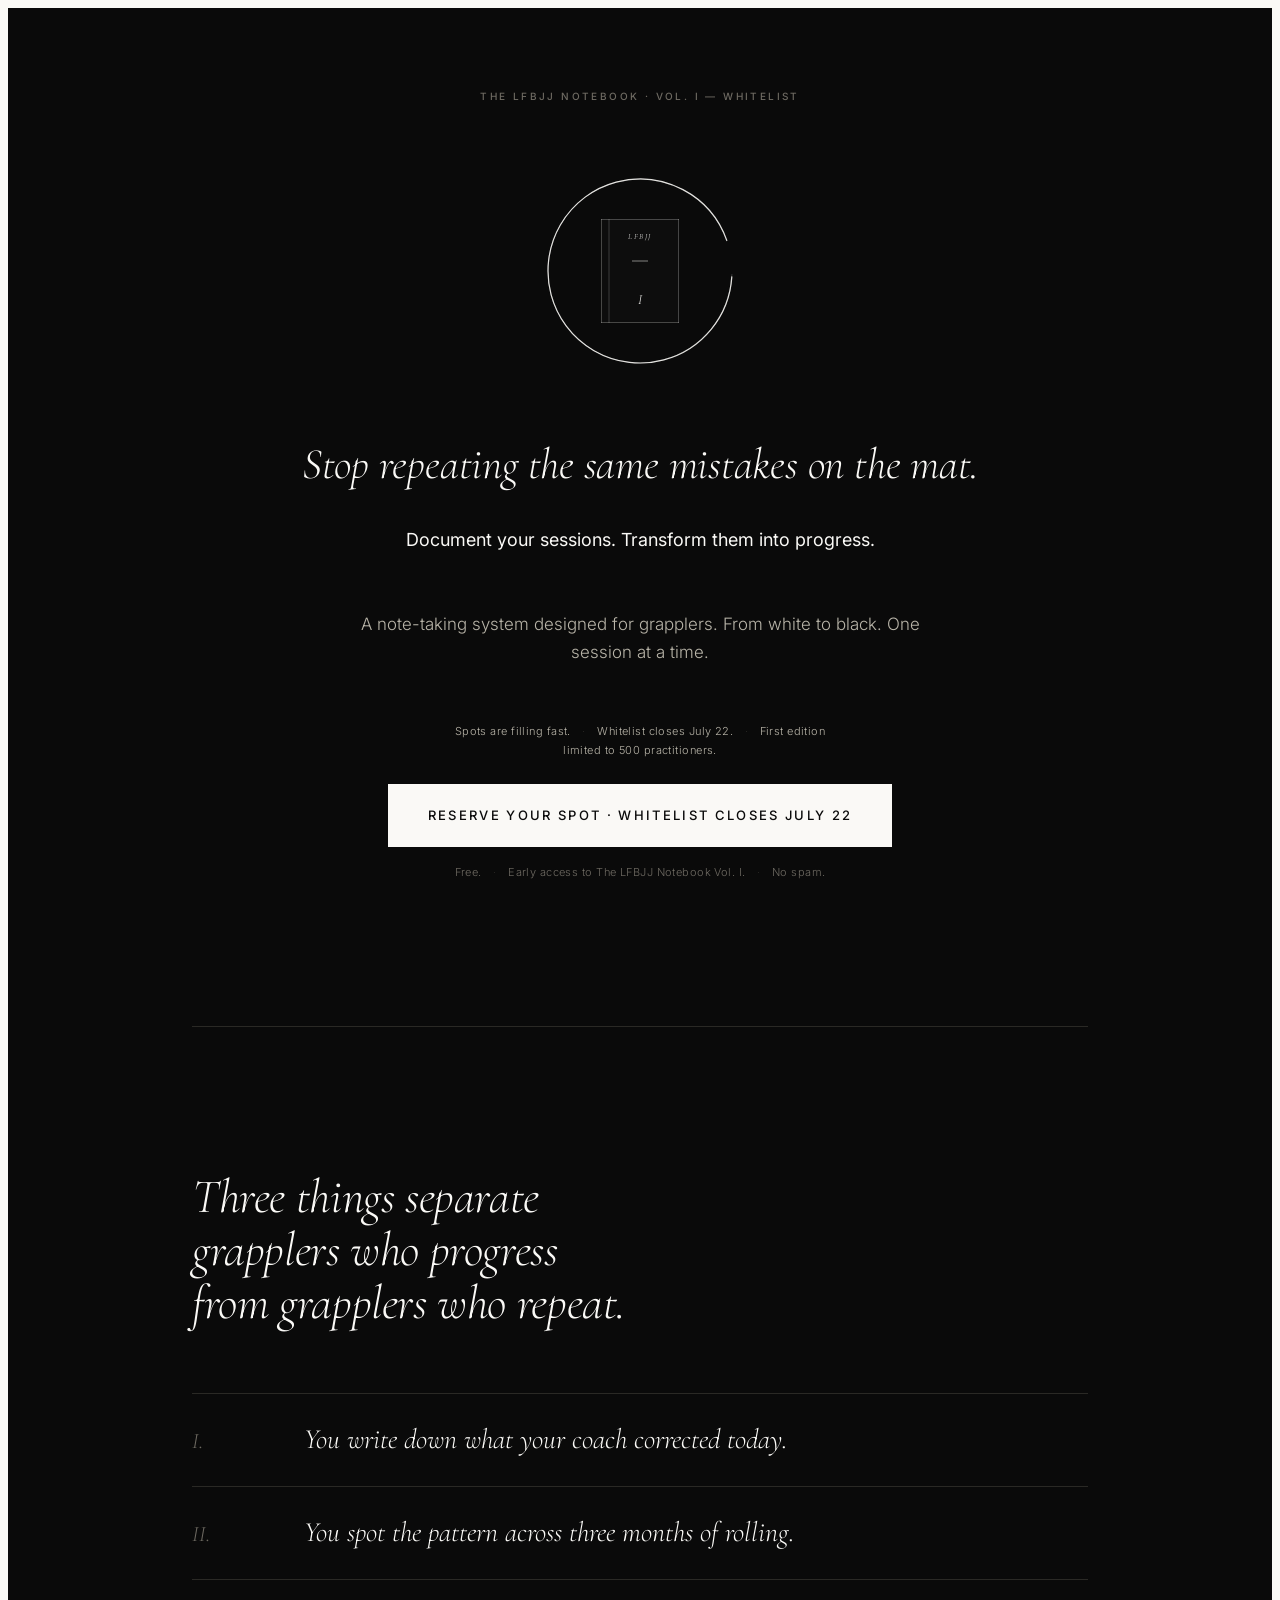
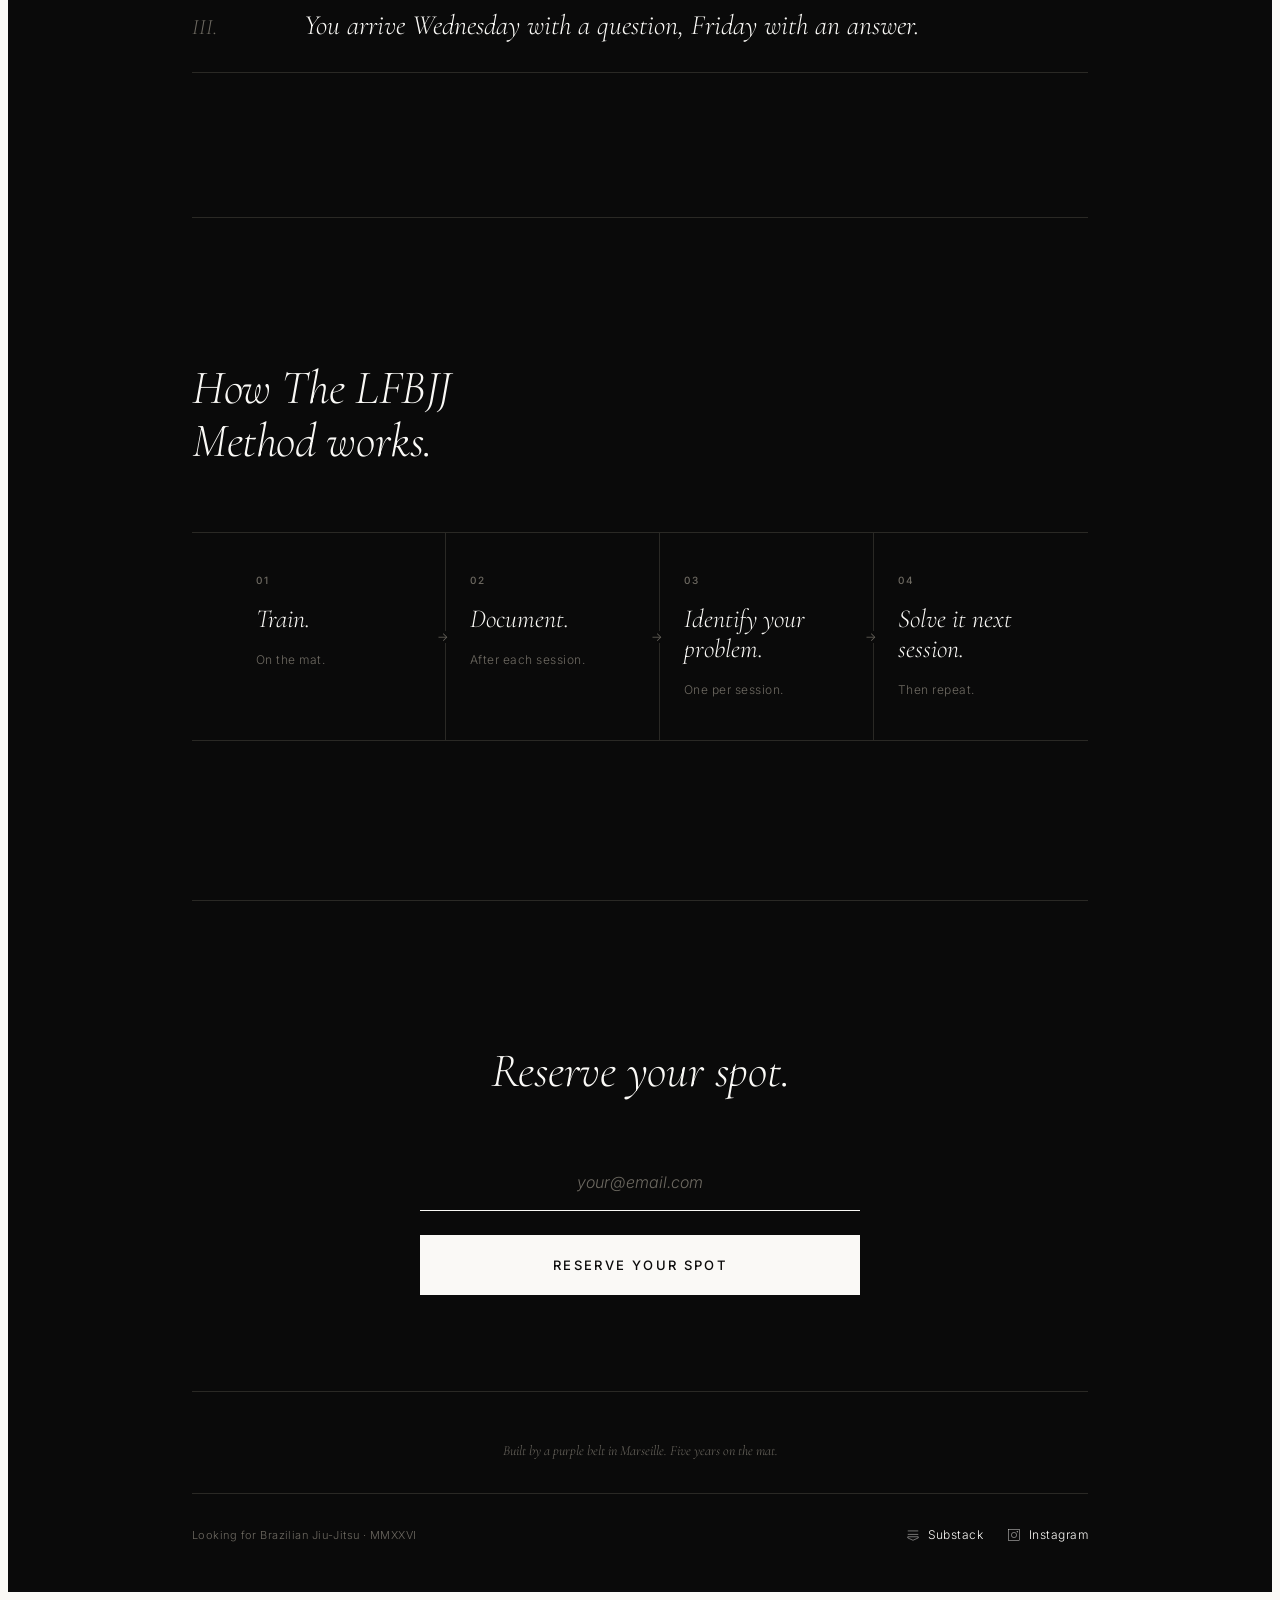
<file: Landing Page.html>
<!DOCTYPE html>
<html lang="en">
<head>
<meta charset="utf-8">
<meta name="viewport" content="width=device-width, initial-scale=1">
<title>LFBJJ — A note-taking method for Brazilian Jiu-Jitsu</title>
<meta name="description" content="Document your sessions. Transform them into progress. LFBJJ is a note-taking system designed for grapplers from white to black belt.">
<meta property="og:title" content="LFBJJ — A note-taking method for Brazilian Jiu-Jitsu">
<meta property="og:description" content="Document your sessions. Transform them into progress. LFBJJ is a note-taking system designed for grapplers.">
<meta property="og:image" content="https://placeholder.com/1200x630">
<meta property="og:url" content="https://lookingforbrazilianjujitsu.com">
<link rel="stylesheet" href="colors_and_type.css">
<style>
  /* ==========================================================
     Inverted palette — full ink, paper text
     ========================================================== */
  :root {
    --bg-page: #0a0a0a;
    --fg-page: #faf9f6;
    --fg-muted: #b8b4a8;
    --fg-faint-inv: #6e6a62;
    --line-inv: #2a2925;
    --line-soft-inv: #1c1b18;
  }

  * { box-sizing: border-box; }

  body {
    background: var(--bg-page);
    color: var(--fg-page);
    min-height: 100vh;
    overflow-x: hidden;
    font-family: var(--font-body);
    font-weight: 300;
  }

  ::selection { background: var(--paper); color: var(--ink); }

  .page {
    max-width: 960px;
    margin: 0 auto;
    padding: 56px 32px 0;
    display: flex;
    flex-direction: column;
    min-height: 100vh;
  }

  .eyebrow {
    display: block;
    font-family: var(--font-body);
    font-weight: 500;
    font-size: 10px;
    letter-spacing: 0.24em;
    text-transform: uppercase;
    color: var(--fg-faint-inv);
    margin: 0 0 24px;
  }

  /* ==========================================================
     ABOVE THE FOLD — hero
     ========================================================== */
  .hero {
    display: flex;
    flex-direction: column;
    align-items: center;
    text-align: center;
    padding: 24px 0 144px;
    min-height: calc(100vh - 56px);
  }

  .hero__top {
    font-family: var(--font-body);
    font-weight: 500;
    font-size: 10px;
    letter-spacing: 0.24em;
    text-transform: uppercase;
    color: var(--fg-faint-inv);
    margin: 0 0 56px;
  }

  /* Enso + notebook composition */
  .hero__visual {
    width: 220px;
    height: 220px;
    position: relative;
    display: flex;
    align-items: center;
    justify-content: center;
    margin-bottom: 56px;
  }

  .hero__enso {
    position: absolute;
    inset: 0;
    width: 100%;
    height: 100%;
    opacity: 0.9;
  }

  .hero__notebook {
    position: relative;
    width: 78px;
    height: 104px;
  }

  .hero__headline {
    font-family: var(--font-display);
    font-style: italic;
    font-weight: 300;
    font-size: clamp(28px, 3.4vw, 44px);
    line-height: 1.28;
    letter-spacing: -0.005em;
    color: var(--fg-page);
    margin: 0 0 32px;
    max-width: 44ch;
    text-wrap: pretty;
  }

  .hero__sub {
    font-family: var(--font-body);
    font-weight: 300;
    font-size: 17px;
    line-height: 1.65;
    color: var(--fg-muted);
    margin: 0 0 56px;
    max-width: 56ch;
  }

  .hero__sub strong {
    color: var(--fg-page);
    font-weight: 400;
  }

  .cta-block {
    display: flex;
    flex-direction: column;
    align-items: center;
    gap: 16px;
  }

  .btn-primary {
    font-family: var(--font-body);
    font-weight: 500;
    font-size: 13px;
    letter-spacing: 0.18em;
    text-transform: uppercase;
    color: var(--bg-page);
    background: var(--fg-page);
    border: none;
    border-radius: 0;
    padding: 22px 40px;
    cursor: pointer;
    transition: opacity var(--dur-quick) var(--ease-ink);
    text-decoration: none;
    display: inline-block;
  }

  .btn-primary:hover { opacity: 0.85; }

  .cta-fine {
    font-family: var(--font-body);
    font-weight: 300;
    font-size: 11px;
    letter-spacing: 0.04em;
    color: var(--fg-faint-inv);
    margin: 0;
    text-align: center;
  }

  .cta-fine span {
    color: var(--line-inv);
    margin: 0 8px;
  }

  .cta-scarcity {
    color: var(--fg-muted);
    margin-bottom: 8px;
    max-width: 56ch;
  }

  /* ==========================================================
     Section frame
     ========================================================== */
  .section {
    padding: 144px 0;
    border-top: 0.5px solid var(--line-inv);
  }

  .section__title {
    font-family: var(--font-display);
    font-style: italic;
    font-weight: 300;
    font-size: clamp(32px, 4vw, 48px);
    line-height: 1.1;
    letter-spacing: -0.008em;
    color: var(--fg-page);
    margin: 0 0 64px;
    max-width: 22ch;
    text-wrap: balance;
  }

  /* ==========================================================
     Proof — three lines
     ========================================================== */
  .proof__list {
    list-style: none;
    margin: 0;
    padding: 0;
    display: grid;
    gap: 0;
  }

  .proof__item {
    display: grid;
    grid-template-columns: 80px 1fr;
    gap: 32px;
    align-items: baseline;
    padding: 28px 0;
    border-top: 0.5px solid var(--line-inv);
  }

  .proof__item:last-child { border-bottom: 0.5px solid var(--line-inv); }

  .proof__num {
    font-family: var(--font-display);
    font-style: italic;
    font-weight: 300;
    font-size: 22px;
    color: var(--fg-faint-inv);
  }

  .proof__line {
    font-family: var(--font-display);
    font-style: italic;
    font-weight: 300;
    font-size: clamp(22px, 2.4vw, 28px);
    line-height: 1.25;
    color: var(--fg-page);
    margin: 0;
  }

  /* ==========================================================
     Mechanism — flow
     ========================================================== */
  .flow {
    display: grid;
    grid-template-columns: repeat(4, 1fr);
    gap: 0;
    align-items: stretch;
    border-top: 0.5px solid var(--line-inv);
    border-bottom: 0.5px solid var(--line-inv);
  }

  .flow__step {
    padding: 40px 24px;
    border-right: 0.5px solid var(--line-inv);
    display: flex;
    flex-direction: column;
    gap: 16px;
    position: relative;
  }

  .flow__step:last-child { border-right: none; }

  .flow__num {
    font-family: var(--font-body);
    font-weight: 500;
    font-size: 10px;
    letter-spacing: 0.24em;
    text-transform: uppercase;
    color: var(--fg-faint-inv);
  }

  .flow__name {
    font-family: var(--font-display);
    font-style: italic;
    font-weight: 300;
    font-size: 26px;
    line-height: 1.15;
    color: var(--fg-page);
    margin: 0;
  }

  .flow__meta {
    font-family: var(--font-body);
    font-weight: 300;
    font-size: 12px;
    letter-spacing: 0.04em;
    color: var(--fg-faint-inv);
    margin: 0;
  }

  /* arrow on row */
  .flow__step:not(:last-child)::after {
    content: "→";
    position: absolute;
    right: -7px;
    top: 50%;
    transform: translateY(-50%);
    background: var(--bg-page);
    color: var(--fg-faint-inv);
    font-size: 12px;
    padding: 0 4px;
    line-height: 1;
  }

  /* ==========================================================
     Scarcity
     ========================================================== */
  .scarcity {
    text-align: center;
    padding: 96px 0;
    border-top: 0.5px solid var(--line-inv);
  }

  .scarcity__lines {
    display: inline-flex;
    flex-wrap: wrap;
    justify-content: center;
    gap: 0 24px;
    font-family: var(--font-body);
    font-weight: 400;
    font-size: 12px;
    letter-spacing: 0.18em;
    text-transform: uppercase;
    color: var(--fg-page);
  }

  .scarcity__lines span {
    display: inline-flex;
    align-items: center;
    gap: 24px;
  }

  .scarcity__lines span + span::before {
    content: "·";
    color: var(--line-inv);
  }

  /* ==========================================================
     The Ask
     ========================================================== */
  .ask {
    padding: 144px 0 96px;
    border-top: 0.5px solid var(--line-inv);
    text-align: center;
  }

  .ask__title {
    font-family: var(--font-display);
    font-style: italic;
    font-weight: 300;
    font-size: clamp(32px, 4vw, 48px);
    line-height: 1.1;
    color: var(--fg-page);
    margin: 0 0 56px;
    max-width: 18ch;
    margin-left: auto;
    margin-right: auto;
  }

  .form {
    display: grid;
    grid-template-columns: 1fr;
    gap: 16px;
    max-width: 440px;
    margin: 0 auto;
  }

  .form__input {
    font-family: var(--font-body);
    font-weight: 300;
    font-size: 16px;
    color: var(--fg-page);
    background: transparent;
    border: none;
    border-bottom: 0.5px solid var(--fg-page);
    border-radius: 0;
    padding: 18px 4px;
    outline: none;
    text-align: center;
    width: 100%;
  }

  .form__input::placeholder {
    color: var(--fg-faint-inv);
    font-style: italic;
  }

  .form__btn {
    font-family: var(--font-body);
    font-weight: 500;
    font-size: 13px;
    letter-spacing: 0.18em;
    text-transform: uppercase;
    color: var(--bg-page);
    background: var(--fg-page);
    border: none;
    border-radius: 0;
    padding: 22px 0;
    cursor: pointer;
    transition: opacity var(--dur-quick) var(--ease-ink);
    margin-top: 8px;
  }

  .form__btn:hover { opacity: 0.85; }

  .confirm {
    display: none;
    max-width: 440px;
    margin: 0 auto;
    padding: 32px 0;
    border-top: 0.5px solid var(--line-inv);
    border-bottom: 0.5px solid var(--line-inv);
  }

  .confirm.is-shown {
    display: block;
    animation: fade 320ms var(--ease-ink);
  }

  @keyframes fade { from { opacity: 0; } to { opacity: 1; } }

  .confirm__eyebrow {
    font-family: var(--font-body);
    font-weight: 500;
    font-size: 10px;
    letter-spacing: 0.24em;
    text-transform: uppercase;
    color: var(--fg-faint-inv);
    margin: 0 0 12px;
  }

  .confirm__line {
    font-family: var(--font-display);
    font-style: italic;
    font-weight: 300;
    font-size: 24px;
    line-height: 1.3;
    color: var(--fg-page);
    margin: 0;
  }

  .form-wrap.is-submitted .form { display: none; }

  /* ==========================================================
     Footer
     ========================================================== */
  .footer {
    margin-top: auto;
    padding: 32px 0 48px;
    border-top: 0.5px solid var(--line-inv);
    display: flex;
    justify-content: space-between;
    align-items: center;
    gap: 24px;
    flex-wrap: wrap;
    font-family: var(--font-body);
    font-weight: 300;
    font-size: 11px;
    letter-spacing: 0.04em;
    color: var(--fg-faint-inv);
  }

  .footer__social { display: flex; gap: 24px; align-items: center; }

  .footer__social a {
    color: var(--fg-page);
    text-decoration: none;
    display: inline-flex;
    align-items: center;
    gap: 8px;
    font-size: 12px;
    transition: opacity var(--dur-quick) var(--ease-ink);
  }

  .footer__social a:hover { opacity: 0.6; }

  .footer__social svg {
    width: 14px;
    height: 14px;
    stroke: currentColor;
    stroke-width: 0.75;
    fill: none;
  }

  /* ==========================================================
     Mobile
     ========================================================== */
  @media (max-width: 720px) {
    .page { padding: 32px 24px 0; }
    .hero { padding: 16px 0 96px; min-height: auto; }
    .hero__visual { width: 180px; height: 180px; margin-bottom: 40px; }
    .section { padding: 96px 0; }
    .ask { padding: 96px 0 64px; }
    .proof__item { grid-template-columns: 56px 1fr; gap: 16px; }
    .flow {
      grid-template-columns: 1fr;
      border-bottom: none;
    }
    .flow__step {
      border-right: none;
      border-bottom: 0.5px solid var(--line-inv);
      padding: 24px 0;
    }
    .flow__step:last-child { border-bottom: 0.5px solid var(--line-inv); }
    .flow__step:not(:last-child)::after {
      content: "↓";
      right: 50%;
      top: auto;
      bottom: -7px;
      transform: translateX(50%);
    }
    .scarcity__lines { font-size: 10px; gap: 0 16px; }
    .scarcity__lines span { gap: 16px; }
  }
</style>
</head>
<template id="__bundler_thumbnail">
  <svg xmlns="http://www.w3.org/2000/svg" viewBox="0 0 400 400">
    <rect width="400" height="400" fill="#0a0a0a"/>
    <circle cx="200" cy="200" r="110" fill="none" stroke="#faf9f6" stroke-width="2"
            stroke-linecap="round" stroke-dasharray="640 60" stroke-dashoffset="-30"
            transform="rotate(-15 200 200)"/>
    <text x="200" y="345" text-anchor="middle"
          font-family="Georgia, serif" font-style="italic" font-weight="300"
          font-size="14" letter-spacing="3" fill="#faf9f6">LFBJJ</text>
  </svg>
</template>
<body>
  <main class="page">

    <!-- ================================================================
         ABOVE THE FOLD
         ================================================================ -->
    <section class="hero" data-screen-label="01 Hero">
      <p class="hero__top">The LFBJJ Notebook · Vol. I — Whitelist</p>

      <!-- Enso + minimal notebook -->
      <div class="hero__visual" aria-hidden="true">
        <svg class="hero__enso" viewBox="0 0 220 220">
          <!-- Enso: open brushed circle, hand-feel via dasharray gap at start -->
          <circle cx="110" cy="110" r="92"
                  fill="none"
                  stroke="#faf9f6"
                  stroke-width="1.2"
                  stroke-linecap="round"
                  stroke-dasharray="540 50"
                  stroke-dashoffset="-30"
                  transform="rotate(-15 110 110)"/>
          <circle cx="110" cy="110" r="92"
                  fill="none"
                  stroke="#faf9f6"
                  stroke-width="0.4"
                  stroke-linecap="round"
                  stroke-dasharray="535 55"
                  stroke-dashoffset="-26"
                  transform="rotate(-14 110 110)"
                  opacity="0.5"/>
        </svg>

        <svg class="hero__notebook" viewBox="0 0 78 104" width="78" height="104" style="position: relative; z-index: 2;">
          <defs>
            <filter id="notebook-shadow" x="-50%" y="-50%" width="200%" height="200%">
              <feDropShadow dx="0" dy="8" stdDeviation="4" flood-opacity="0.3" flood-color="#000000"/>
            </filter>
          </defs>
          <!-- Notebook cover background -->
          <rect x="0" y="0" width="78" height="104" fill="#0a0a0a" stroke="#faf9f6" stroke-width="0.5" filter="url(#notebook-shadow)"/>
          <!-- Left spine/edge highlight -->
          <line x1="8" y1="0" x2="8" y2="104" stroke="#faf9f6" stroke-width="0.5" opacity="0.4"/>
          <!-- Title -->
          <text x="39" y="20" text-anchor="middle" font-family="Cormorant Garamond, Georgia, serif" font-style="italic" font-weight="300" font-size="8" letter-spacing="0.18em" fill="#faf9f6">LFBJJ</text>
          <!-- Divider line -->
          <line x1="31" y1="42" x2="47" y2="42" stroke="#faf9f6" stroke-width="0.5"/>
          <!-- Volume number -->
          <text x="39" y="85" text-anchor="middle" font-family="Cormorant Garamond, Georgia, serif" font-style="italic" font-weight="300" font-size="14" fill="#faf9f6">I</text>
        </svg>
      </div>

      <h1 class="hero__headline">Stop repeating the same mistakes on the mat.</h1>
      <p class="hero__sub" style="font-size: 18px; margin-bottom: 56px; font-weight: 400; color: var(--fg-page);">Document your sessions. Transform them into progress.</p>

      <p class="hero__sub">A note-taking system designed for grapplers. From white to black. One session at a time.</p>

      <div class="cta-block">
        <p class="cta-fine cta-scarcity">Spots are filling fast. <span>·</span> Whitelist closes July 22. <span>·</span> First edition limited to 500 practitioners.</p>
        <a href="#reserve" class="btn-primary">RESERVE YOUR SPOT · WHITELIST CLOSES JULY 22</a>
        <p class="cta-fine">Free. <span>·</span> Early access to The LFBJJ Notebook Vol. I. <span>·</span> No spam.</p>
      </div>
    </section>

    <!-- ================================================================
         SECTION 2 — Proof by logic
         ================================================================ -->
    <section class="section proof" data-screen-label="02 Proof">
      <h2 class="section__title">Three things separate grapplers who progress from grapplers who repeat.</h2>
      <ol class="proof__list">
        <li class="proof__item">
          <span class="proof__num"><em>I.</em></span>
          <p class="proof__line">You write down what your coach corrected today.</p>
        </li>
        <li class="proof__item">
          <span class="proof__num"><em>II.</em></span>
          <p class="proof__line">You spot the pattern across three months of rolling.</p>
        </li>
        <li class="proof__item">
          <span class="proof__num"><em>III.</em></span>
          <p class="proof__line">You arrive Wednesday with a question, Friday with an answer.</p>
        </li>
      </ol>
    </section>

    <!-- ================================================================
         SECTION 3 — The Mechanism
         ================================================================ -->
    <section class="section mechanism" data-screen-label="03 Mechanism">
      <h2 class="section__title">How The LFBJJ Method works.</h2>
      <ol class="flow">
        <li class="flow__step">
          <span class="flow__num">01</span>
          <p class="flow__name"><em>Train.</em></p>
          <p class="flow__meta">On the mat.</p>
        </li>
        <li class="flow__step">
          <span class="flow__num">02</span>
          <p class="flow__name"><em>Document.</em></p>
          <p class="flow__meta">After each session.</p>
        </li>
        <li class="flow__step">
          <span class="flow__num">03</span>
          <p class="flow__name"><em>Identify your problem.</em></p>
          <p class="flow__meta">One per session.</p>
        </li>
        <li class="flow__step">
          <span class="flow__num">04</span>
          <p class="flow__name"><em>Solve it next session.</em></p>
          <p class="flow__meta">Then repeat.</p>
        </li>
      </ol>
    </section>


    <!-- ================================================================
         SECTION 5 — The Ask
         ================================================================ -->
    <section class="ask" id="reserve" data-screen-label="05 Ask">
      <h2 class="ask__title">Reserve your spot.</h2>

      <div class="form-wrap" id="formWrap">
        <!-- TODO: Configure form action with Substack endpoint or webhook -->
        <!-- Options: (1) Direct Substack form, (2) Webhook to email service, (3) Custom backend -->
        <form class="form" id="form" novalidate action="" method="POST">
          <input
            class="form__input"
            id="email"
            type="email"
            name="email"
            placeholder="your@email.com"
            autocomplete="email"
            required>
          <button class="form__btn" type="submit">Reserve your spot</button>
        </form>

        <div class="confirm" id="confirm" role="status" aria-live="polite">
          <p class="confirm__eyebrow">Reserved · Position <span id="position">—</span> of 500</p>
          <p class="confirm__line">Your place is held. We'll write once, when Vol. I opens.</p>
        </div>
      </div>
    </section>

    <!-- ================================================================
         Signature
         ================================================================ -->
    <div style="text-align: center; padding: 48px 0 32px; border-top: 0.5px solid var(--line-inv); font-family: var(--font-display); font-style: italic; font-weight: 300; font-size: 14px; color: var(--fg-faint-inv);">
      Built by a purple belt in Marseille. Five years on the mat.
    </div>

    <!-- ================================================================
         Footer
         ================================================================ -->
    <footer class="footer" data-screen-label="Footer">
      <span>Looking for Brazilian Jiu-Jitsu · MMXXVI</span>
      <nav class="footer__social" aria-label="Elsewhere">
        <a href="https://substack.com/@lfbjj" aria-label="Substack">
          <svg viewBox="0 0 24 24" aria-hidden="true">
            <path d="M3 5h18M3 11h18M3 17l9 4 9-4v-2H3v2z"/>
          </svg>
          <span>Substack</span>
        </a>
        <a href="https://www.instagram.com/lookingforbrazilianjujitsu/" aria-label="Instagram">
          <svg viewBox="0 0 24 24" aria-hidden="true">
            <rect x="3" y="3" width="18" height="18"/>
            <circle cx="12" cy="12" r="4.5"/>
            <circle cx="17.5" cy="6.5" r="0.6" fill="currentColor"/>
          </svg>
          <span>Instagram</span>
        </a>
      </nav>
    </footer>

  </main>

  <script>
    (function () {
      const form = document.getElementById('form');
      const wrap = document.getElementById('formWrap');
      const confirmEl = document.getElementById('confirm');
      const position = document.getElementById('position');
      const input = document.getElementById('email');

      form.addEventListener('submit', (e) => {
        e.preventDefault();
        const value = input.value.trim();
        if (!value || !/^[^\s@]+@[^\s@]+\.[^\s@]+$/.test(value)) {
          input.focus();
          return;
        }
        const seed = [...value].reduce((a, c) => a + c.charCodeAt(0), 0);
        const num = 100 + (seed % 380);
        position.textContent = String(num).padStart(3, '0');
        wrap.classList.add('is-submitted');
        confirmEl.classList.add('is-shown');
      });
    })();
  </script>
</body>
</html>
</file>
<file: colors_and_type.css>
/* =====================================================================
   Looking for Jiu-Jitsu — Colors & Type
   ---------------------------------------------------------------------
   Premium BJJ training notebook brand. Editorial restraint,
   Moleskine-inspired warmth, collector's-object aesthetic.
   ===================================================================== */

/* Webfonts ----------------------------------------------------------- */
@import url('https://fonts.googleapis.com/css2?family=Cormorant+Garamond:ital,wght@0,300;0,400;0,500;1,300;1,400;1,500&family=Inter:wght@200;300;400;500&display=swap');

:root {
  /* -------------------------------------------------------------------
     COLOR — Paper & Ink
     ------------------------------------------------------------------- */
  --paper:           #faf9f6;  /* primary surface — warm off-white */
  --paper-deep:      #f4f2ec;  /* secondary surface, edges of pages */
  --paper-shadow:    #ebe8e0;  /* subtle inset, page gutter */
  --ink:             #0a0a0a;  /* primary type, primary buttons */
  --ink-soft:        #1a1a1a;  /* hover/press on ink surfaces */
  --ink-muted:       #4a4845;  /* secondary type */
  --ink-faint:       #8a857c;  /* tertiary type, captions */
  --ink-line:        #c9c4b8;  /* hairlines, dividers (0.5px borders) */
  --ink-line-soft:   #e3dfd4;  /* subtler hairlines on cards */

  /* -------------------------------------------------------------------
     COLOR — Belt Hierarchy (volume / edition accents only)
     Used as a single accent stripe per volume — never decoration.
     ------------------------------------------------------------------- */
  --belt-white:    #f5f3ec;
  --belt-blue:     #1e3a5f;
  --belt-purple:   #3a2456;
  --belt-brown:    #3d2817;
  --belt-black:    #0a0a0a;
  --belt-stripe:   #b8001f;  /* the red stripe on every belt tip */

  /* -------------------------------------------------------------------
     SEMANTIC
     ------------------------------------------------------------------- */
  --bg:              var(--paper);
  --bg-alt:          var(--paper-deep);
  --bg-inverse:      var(--ink);

  --fg:              var(--ink);
  --fg-soft:         var(--ink-muted);
  --fg-faint:        var(--ink-faint);
  --fg-inverse:      var(--paper);

  --border:          var(--ink-line);
  --border-soft:     var(--ink-line-soft);
  --border-strong:   var(--ink);

  --accent:          var(--ink);          /* default accent is ink */
  --accent-volume:   var(--belt-blue);    /* override per volume */

  /* -------------------------------------------------------------------
     TYPE — Families
     ------------------------------------------------------------------- */
  --font-display: "Cormorant Garamond", "EB Garamond", Garamond, Georgia, serif;
  --font-body:    "Inter", -apple-system, BlinkMacSystemFont, "Segoe UI", system-ui, sans-serif;
  --font-mono:    "JetBrains Mono", "SF Mono", ui-monospace, Menlo, monospace;

  /* -------------------------------------------------------------------
     TYPE — Scale (collector-print scale; generous, restrained)
     ------------------------------------------------------------------- */
  --fs-display:   clamp(56px, 8vw, 112px);
  --fs-h1:        clamp(40px, 5vw, 72px);
  --fs-h2:        clamp(28px, 3.4vw, 48px);
  --fs-h3:        24px;
  --fs-h4:        18px;
  --fs-body:      15px;
  --fs-body-sm:   13px;
  --fs-caption:   11px;
  --fs-eyebrow:   10px;

  --lh-tight:     1.05;
  --lh-snug:      1.2;
  --lh-normal:    1.5;
  --lh-relaxed:   1.7;

  --tracking-display:  -0.01em;
  --tracking-tight:    -0.005em;
  --tracking-normal:   0;
  --tracking-wide:     0.08em;
  --tracking-eyebrow:  0.22em;  /* small caps eyebrows */

  --weight-display:   300;   /* italic serif headlines */
  --weight-body:      300;   /* Inter Light */
  --weight-body-em:   400;
  --weight-strong:    500;

  /* -------------------------------------------------------------------
     SPACING — generous, editorial
     ------------------------------------------------------------------- */
  --space-1:   4px;
  --space-2:   8px;
  --space-3:   12px;
  --space-4:   16px;
  --space-5:   24px;
  --space-6:   32px;
  --space-7:   48px;
  --space-8:   64px;
  --space-9:   96px;
  --space-10:  144px;
  --space-11:  192px;

  --gutter:    48px;
  --column:    72px;

  /* -------------------------------------------------------------------
     LAYOUT
     ------------------------------------------------------------------- */
  --measure:        62ch;     /* readable line length */
  --max-content:    1280px;
  --max-narrow:     720px;
  --max-prose:      640px;

  /* -------------------------------------------------------------------
     BORDERS — hairline-first
     ------------------------------------------------------------------- */
  --hairline:    0.5px solid var(--border);
  --hairline-soft: 0.5px solid var(--border-soft);
  --line-1:      1px solid var(--border-strong);

  /* No rounded corners on buttons/cards. Notebooks have square corners. */
  --radius-0:     0;
  --radius-sm:    1px;   /* effectively none — used sparingly */

  /* -------------------------------------------------------------------
     SHADOWS — almost never used. Paper sits flat.
     ------------------------------------------------------------------- */
  --shadow-none:   none;
  --shadow-page:   0 1px 0 rgba(10,10,10,0.04), 0 12px 28px -18px rgba(10,10,10,0.18);
  --shadow-volume: 0 24px 48px -28px rgba(10,10,10,0.35), 0 2px 0 rgba(10,10,10,0.06);

  /* -------------------------------------------------------------------
     MOTION — restrained, slow, ink-like
     ------------------------------------------------------------------- */
  --ease-ink:      cubic-bezier(0.2, 0.0, 0.0, 1.0);
  --ease-paper:    cubic-bezier(0.4, 0.0, 0.2, 1.0);
  --dur-quick:     180ms;
  --dur-base:      320ms;
  --dur-slow:      560ms;
}

/* =====================================================================
   SEMANTIC ROLES — element defaults
   Apply by including this stylesheet; element selectors below carry
   the brand voice. Override only when intentional.
   ===================================================================== */

html, body {
  background: var(--bg);
  color: var(--fg);
  font-family: var(--font-body);
  font-weight: var(--weight-body);
  font-size: var(--fs-body);
  line-height: var(--lh-normal);
  letter-spacing: var(--tracking-normal);
  -webkit-font-smoothing: antialiased;
  -moz-osx-font-smoothing: grayscale;
  text-rendering: optimizeLegibility;
}

/* Display / H1 — italic Cormorant, generous leading */
.display, h1 {
  font-family: var(--font-display);
  font-style: italic;
  font-weight: var(--weight-display);
  font-size: var(--fs-display);
  line-height: var(--lh-tight);
  letter-spacing: var(--tracking-display);
  color: var(--fg);
  margin: 0;
}

h1 { font-size: var(--fs-h1); }

h2 {
  font-family: var(--font-display);
  font-style: italic;
  font-weight: var(--weight-display);
  font-size: var(--fs-h2);
  line-height: var(--lh-snug);
  letter-spacing: var(--tracking-tight);
  margin: 0;
}

h3 {
  font-family: var(--font-body);
  font-weight: var(--weight-body-em);
  font-size: var(--fs-h3);
  line-height: var(--lh-snug);
  letter-spacing: var(--tracking-normal);
  margin: 0;
}

h4 {
  font-family: var(--font-body);
  font-weight: var(--weight-strong);
  font-size: var(--fs-h4);
  line-height: var(--lh-snug);
  margin: 0;
}

p {
  font-family: var(--font-body);
  font-weight: var(--weight-body);
  font-size: var(--fs-body);
  line-height: var(--lh-relaxed);
  color: var(--fg-soft);
  margin: 0 0 var(--space-4) 0;
  max-width: var(--measure);
  text-wrap: pretty;
}

/* Eyebrow — small caps, wide tracking, used above titles */
.eyebrow {
  font-family: var(--font-body);
  font-weight: var(--weight-strong);
  font-size: var(--fs-eyebrow);
  line-height: 1;
  letter-spacing: var(--tracking-eyebrow);
  text-transform: uppercase;
  color: var(--fg-faint);
}

/* Caption — for image captions, page numbers, footnotes */
.caption {
  font-family: var(--font-body);
  font-weight: var(--weight-body);
  font-size: var(--fs-caption);
  line-height: var(--lh-normal);
  letter-spacing: 0.02em;
  color: var(--fg-faint);
}

/* Pull quote — italic display */
.pull-quote, blockquote {
  font-family: var(--font-display);
  font-style: italic;
  font-weight: var(--weight-display);
  font-size: var(--fs-h2);
  line-height: var(--lh-snug);
  color: var(--fg);
  border: none;
  padding: 0;
  margin: var(--space-7) 0;
}

/* Editorial number — for volume markers, page numbers */
.editorial-number {
  font-family: var(--font-display);
  font-style: italic;
  font-weight: var(--weight-display);
  font-size: var(--fs-h1);
  line-height: 1;
  color: var(--fg);
}

code, pre, .mono {
  font-family: var(--font-mono);
  font-size: var(--fs-body-sm);
  letter-spacing: 0;
}

/* Links — underlined, ink, no color shift */
a {
  color: inherit;
  text-decoration: underline;
  text-decoration-thickness: 0.5px;
  text-underline-offset: 4px;
  transition: opacity var(--dur-quick) var(--ease-ink);
}
a:hover { opacity: 0.6; }

hr {
  border: none;
  border-top: var(--hairline);
  margin: var(--space-7) 0;
}

::selection {
  background: var(--ink);
  color: var(--paper);
}
</file>
